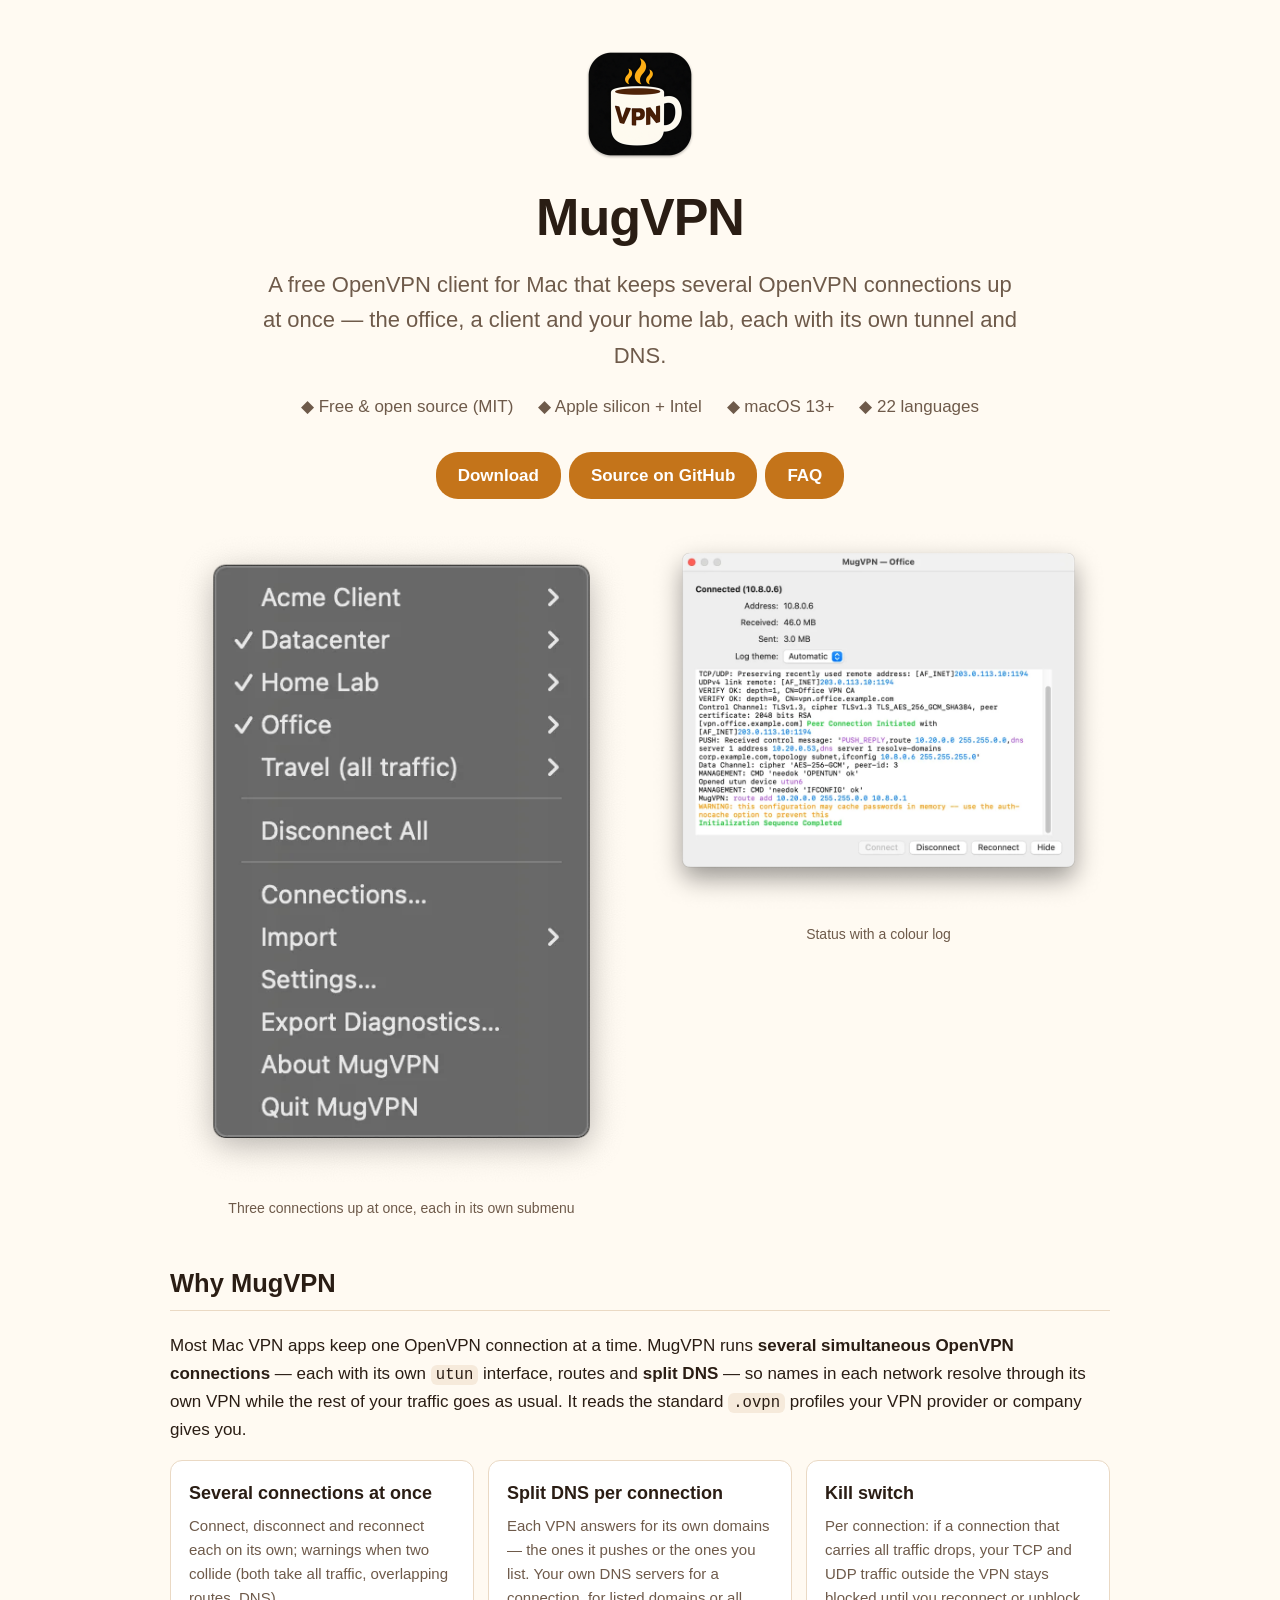
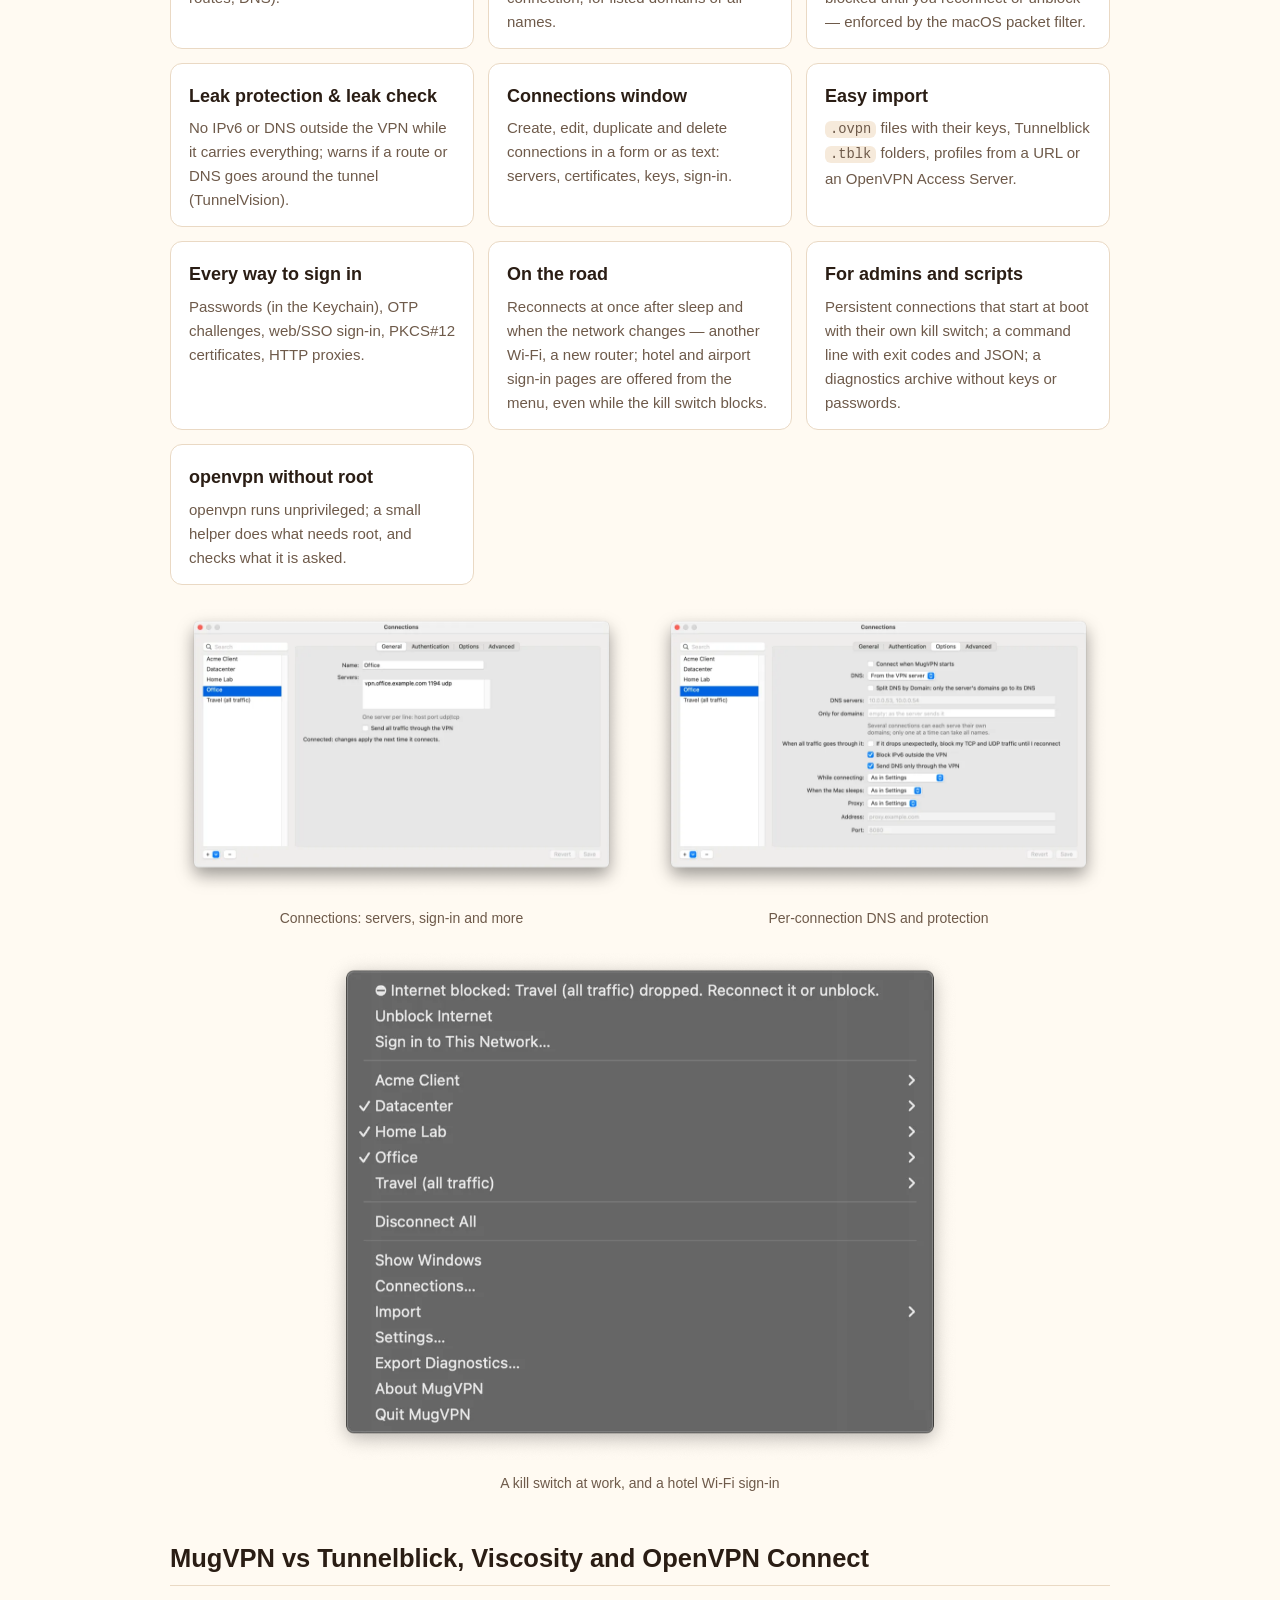
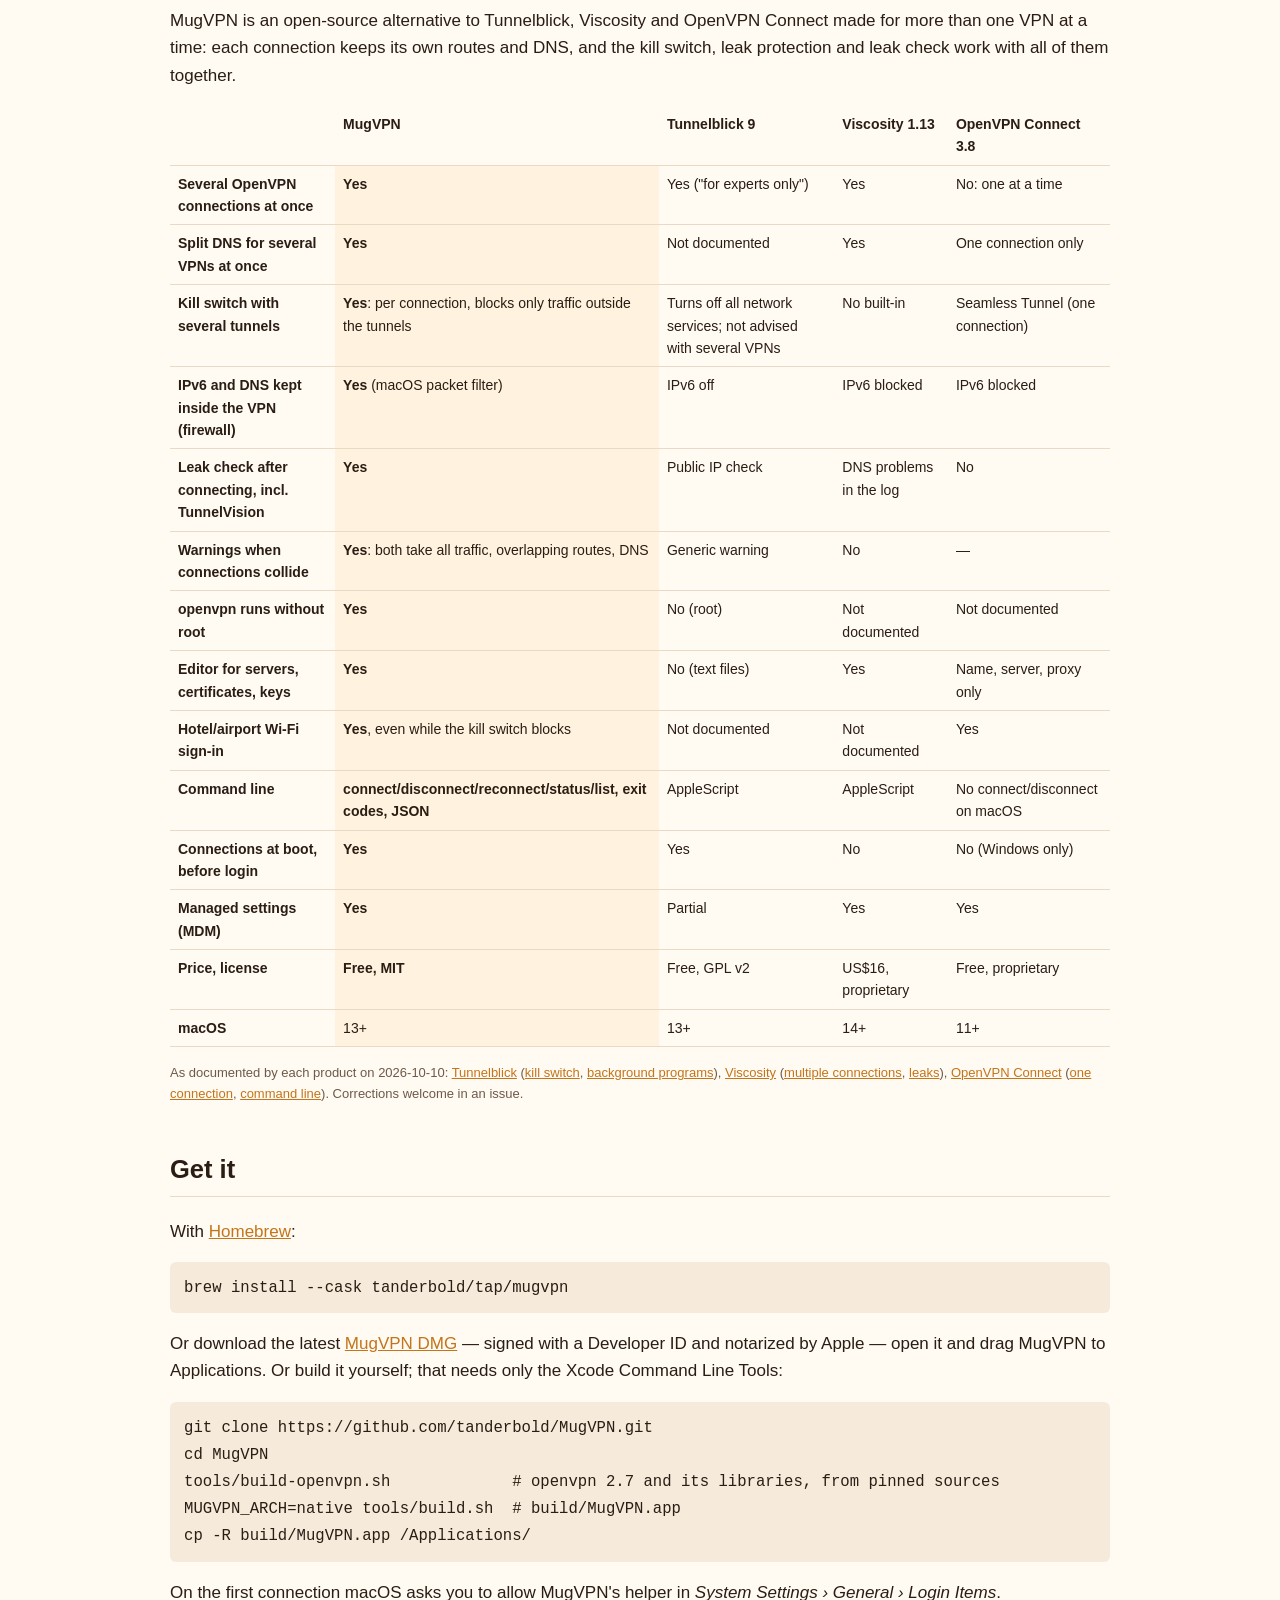
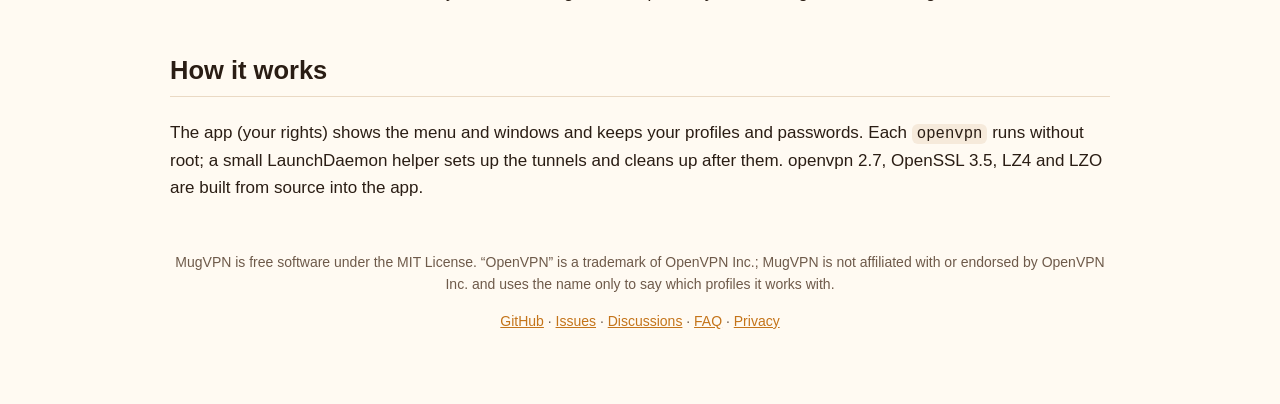
<file: docs/index.html>
<!doctype html>
<html lang="en">
<head>
<meta charset="utf-8">
<meta name="viewport" content="width=device-width, initial-scale=1">
<title>MugVPN — several OpenVPN connections at once on macOS</title>
<meta name="description" content="MugVPN is a free, open-source macOS menu-bar client for OpenVPN profiles that keeps several VPN connections up at the same time, each with its own split DNS. Kill switch, leak protection, Tunnelblick import. Apple silicon and Intel.">
<meta name="keywords" content="OpenVPN client for Mac, multiple VPN connections macOS, simultaneous VPN connections Mac, split DNS VPN macOS, Tunnelblick alternative, Viscosity alternative, OpenVPN Connect alternative, ovpn Mac, VPN kill switch Mac, open source VPN client macOS">
<meta name="robots" content="index, follow, max-image-preview:large">
<meta name="theme-color" content="#17110d">
<meta property="og:type" content="website">
<meta property="og:site_name" content="MugVPN">
<meta property="og:title" content="MugVPN — several OpenVPN connections at once on macOS">
<meta property="og:description" content="A free, open-source macOS menu-bar client for OpenVPN profiles: several connections at once, split DNS per connection, kill switch, leak checks.">
<meta property="og:image" content="https://tanderbold.github.io/MugVPN/social-preview.png">
<meta property="og:image:width" content="1280">
<meta property="og:image:height" content="640">
<meta property="og:url" content="https://tanderbold.github.io/MugVPN/">
<meta name="twitter:card" content="summary_large_image">
<meta name="twitter:title" content="MugVPN — several OpenVPN connections at once on macOS">
<meta name="twitter:description" content="Free, open-source macOS menu-bar client for OpenVPN profiles. Several connections at once, split DNS, kill switch.">
<meta name="twitter:image" content="https://tanderbold.github.io/MugVPN/social-preview.png">
<meta property="og:image:alt" content="MugVPN — several OpenVPN connections at once on macOS">
<meta name="twitter:image:alt" content="MugVPN — several OpenVPN connections at once on macOS">
<link rel="icon" type="image/png" sizes="32x32" href="favicon-32.png">
<link rel="apple-touch-icon" sizes="180x180" href="apple-touch-icon.png">
<link rel="canonical" href="https://tanderbold.github.io/MugVPN/">
<link rel="alternate" type="text/plain" title="LLM summary" href="llms.txt">
<script type="application/ld+json">
{
  "@context": "https://schema.org",
  "@type": "SoftwareApplication",
  "name": "MugVPN",
  "alternateName": "MugVPN for Mac",
  "operatingSystem": "macOS 13 or later",
  "applicationCategory": "UtilitiesApplication",
  "applicationSubCategory": "VPN client",
  "description": "A free, open-source macOS menu-bar client for OpenVPN profiles that keeps several VPN connections up at the same time, each with its own routes and split DNS. Kill switch, leak protection and leak checks, Tunnelblick and Access Server import, 22 languages.",
  "featureList": [
    "Several OpenVPN connections at the same time",
    "Split DNS per connection",
    "Kill switch and leak protection (IPv6, DNS) with the macOS packet filter",
    "Leak check after connecting (default route, rogue routes, DNS)",
    "Create and edit connections in a window, or as text",
    "Import .ovpn, Tunnelblick .tblk, URL and OpenVPN Access Server profiles",
    "openvpn runs without root",
    "Passwords in the macOS Keychain",
    "Persistent connections at boot",
    "Captive portal (hotel, airport Wi-Fi) sign-in",
    "Command line with exit codes and JSON",
    "Diagnostics archive without keys or passwords"
  ],
  "offers": { "@type": "Offer", "price": "0", "priceCurrency": "USD" },
  "softwareVersion": "0.3.0",
  "downloadUrl": "https://github.com/tanderbold/MugVPN/releases/latest",
  "installUrl": "https://github.com/tanderbold/MugVPN/releases/latest",
  "author": {"@type": "Person", "name": "tanderbold", "url": "https://github.com/tanderbold"},
  "isAccessibleForFree": true,
  "license": "https://opensource.org/licenses/MIT",
  "url": "https://tanderbold.github.io/MugVPN/",
  "codeRepository": "https://github.com/tanderbold/MugVPN",
  "programmingLanguage": "Swift",
  "image": "https://tanderbold.github.io/MugVPN/social-preview.png",
  "screenshot": [
    "https://tanderbold.github.io/MugVPN/screenshots/menu.png",
    "https://tanderbold.github.io/MugVPN/screenshots/status.png",
    "https://tanderbold.github.io/MugVPN/screenshots/connections-general.png",
    "https://tanderbold.github.io/MugVPN/screenshots/connections-options.png",
    "https://tanderbold.github.io/MugVPN/screenshots/connections-auth.png",
    "https://tanderbold.github.io/MugVPN/screenshots/status-dark.png",
    "https://tanderbold.github.io/MugVPN/screenshots/menu-protection.png"
  ],
  "sameAs": ["https://github.com/tanderbold/MugVPN"]
}
</script>
<link rel="stylesheet" href="style.css">
</head>
<body>
<main>
  <img class="appicon" src="icon-256.png" alt="MugVPN app icon: a steaming mug with VPN written on it" width="128" height="128">
  <h1>MugVPN</h1>
  <p class="tagline">A free OpenVPN client for Mac that keeps several OpenVPN connections up at once — the office, a client and your home lab, each with its own tunnel and DNS.</p>
  <p class="badges">
    <span>◆ Free &amp; open source (MIT)</span>
    <span>◆ Apple silicon + Intel</span>
    <span>◆ macOS 13+</span>
    <span>◆ 22 languages</span>
  </p>
  <p class="cta"><a href="https://github.com/tanderbold/MugVPN/releases/latest">Download</a><a href="https://github.com/tanderbold/MugVPN">Source on GitHub</a><a href="faq.html">FAQ</a></p>

  <div class="shots">
    <figure><picture><source srcset="screenshots/web/menu.webp" type="image/webp"><img src="screenshots/menu.png" alt="The MugVPN menu with three VPN connections up at once" width="480" height="684"></picture><figcaption>Three connections up at once, each in its own submenu</figcaption></figure>
    <figure><picture><source srcset="screenshots/web/status.webp" type="image/webp"><img src="screenshots/status.png" alt="Status window with address, traffic and a coloured openvpn log" width="1000" height="832"></picture><figcaption>Status with a colour log</figcaption></figure>
  </div>

  <h2>Why MugVPN</h2>
  <p>Most Mac VPN apps keep one OpenVPN connection at a time. MugVPN runs <strong>several simultaneous OpenVPN connections</strong> — each with its own <code>utun</code> interface, routes and <strong>split DNS</strong> — so names in each network resolve through its own VPN while the rest of your traffic goes as usual. It reads the standard <code>.ovpn</code> profiles your VPN provider or company gives you.</p>

  <div class="grid">
    <div class="card"><h3>Several connections at once</h3><p>Connect, disconnect and reconnect each on its own; warnings when two collide (both take all traffic, overlapping routes, DNS).</p></div>
    <div class="card"><h3>Split DNS per connection</h3><p>Each VPN answers for its own domains — the ones it pushes or the ones you list. Your own DNS servers for a connection, for listed domains or all names.</p></div>
    <div class="card"><h3>Kill switch</h3><p>Per connection: if a connection that carries all traffic drops, your TCP and UDP traffic outside the VPN stays blocked until you reconnect or unblock — enforced by the macOS packet filter.</p></div>
    <div class="card"><h3>Leak protection &amp; leak check</h3><p>No IPv6 or DNS outside the VPN while it carries everything; warns if a route or DNS goes around the tunnel (TunnelVision).</p></div>
    <div class="card"><h3>Connections window</h3><p>Create, edit, duplicate and delete connections in a form or as text: servers, certificates, keys, sign-in.</p></div>
    <div class="card"><h3>Easy import</h3><p><code>.ovpn</code> files with their keys, Tunnelblick <code>.tblk</code> folders, profiles from a URL or an OpenVPN Access Server.</p></div>
    <div class="card"><h3>Every way to sign in</h3><p>Passwords (in the Keychain), OTP challenges, web/SSO sign-in, PKCS#12 certificates, HTTP proxies.</p></div>
    <div class="card"><h3>On the road</h3><p>Reconnects at once after sleep and when the network changes — another Wi-Fi, a new router; hotel and airport sign-in pages are offered from the menu, even while the kill switch blocks.</p></div>
    <div class="card"><h3>For admins and scripts</h3><p>Persistent connections that start at boot with their own kill switch; a command line with exit codes and JSON; a diagnostics archive without keys or passwords.</p></div>
    <div class="card"><h3>openvpn without root</h3><p>openvpn runs unprivileged; a small helper does what needs root, and checks what it is asked.</p></div>
  </div>

  <div class="shots">
    <figure><picture><source srcset="screenshots/web/connections-general.webp" type="image/webp"><img src="screenshots/connections-general.png" alt="The Connections window, General tab" width="1000" height="634" loading="lazy"></picture><figcaption>Connections: servers, sign-in and more</figcaption></figure>
    <figure><picture><source srcset="screenshots/web/connections-options.webp" type="image/webp"><img src="screenshots/connections-options.png" alt="Options tab with DNS mode, split DNS, kill switch and leak protection" width="1000" height="634" loading="lazy"></picture><figcaption>Per-connection DNS and protection</figcaption></figure>
  </div>
  <div class="shots">
    <figure class="single"><picture><source srcset="screenshots/web/menu-protection.webp" type="image/webp"><img src="screenshots/menu-protection.png" alt="The menu after a kill switch fired: Internet blocked, Unblock Internet, Sign in to This Network" width="1000" height="804" loading="lazy"></picture><figcaption>A kill switch at work, and a hotel Wi-Fi sign-in</figcaption></figure>
  </div>

  <h2 id="compare">MugVPN vs Tunnelblick, Viscosity and OpenVPN Connect</h2>
  <p>MugVPN is an open-source alternative to Tunnelblick, Viscosity and OpenVPN Connect made for more than one VPN at a time: each connection keeps its own routes and DNS, and the kill switch, leak protection and leak check work with all of them together.</p>
  <div class="compare"><table>
<tr><th></th><th>MugVPN</th><th>Tunnelblick 9</th><th>Viscosity 1.13</th><th>OpenVPN Connect 3.8</th></tr>
<tr><th scope="row">Several OpenVPN connections at once</th><td><strong>Yes</strong></td><td>Yes ("for experts only")</td><td>Yes</td><td>No: one at a time</td></tr>
<tr><th scope="row">Split DNS for several VPNs at once</th><td><strong>Yes</strong></td><td>Not documented</td><td>Yes</td><td>One connection only</td></tr>
<tr><th scope="row">Kill switch with several tunnels</th><td><strong>Yes</strong>: per connection, blocks only traffic outside the tunnels</td><td>Turns off all network services; not advised with several VPNs</td><td>No built-in</td><td>Seamless Tunnel (one connection)</td></tr>
<tr><th scope="row">IPv6 and DNS kept inside the VPN (firewall)</th><td><strong>Yes</strong> (macOS packet filter)</td><td>IPv6 off</td><td>IPv6 blocked</td><td>IPv6 blocked</td></tr>
<tr><th scope="row">Leak check after connecting, incl. TunnelVision</th><td><strong>Yes</strong></td><td>Public IP check</td><td>DNS problems in the log</td><td>No</td></tr>
<tr><th scope="row">Warnings when connections collide</th><td><strong>Yes</strong>: both take all traffic, overlapping routes, DNS</td><td>Generic warning</td><td>No</td><td>—</td></tr>
<tr><th scope="row">openvpn runs without root</th><td><strong>Yes</strong></td><td>No (root)</td><td>Not documented</td><td>Not documented</td></tr>
<tr><th scope="row">Editor for servers, certificates, keys</th><td><strong>Yes</strong></td><td>No (text files)</td><td>Yes</td><td>Name, server, proxy only</td></tr>
<tr><th scope="row">Hotel/airport Wi-Fi sign-in</th><td><strong>Yes</strong>, even while the kill switch blocks</td><td>Not documented</td><td>Not documented</td><td>Yes</td></tr>
<tr><th scope="row">Command line</th><td><strong>connect/disconnect/reconnect/status/list, exit codes, JSON</strong></td><td>AppleScript</td><td>AppleScript</td><td>No connect/disconnect on macOS</td></tr>
<tr><th scope="row">Connections at boot, before login</th><td><strong>Yes</strong></td><td>Yes</td><td>No</td><td>No (Windows only)</td></tr>
<tr><th scope="row">Managed settings (MDM)</th><td><strong>Yes</strong></td><td>Partial</td><td>Yes</td><td>Yes</td></tr>
<tr><th scope="row">Price, license</th><td><strong>Free, MIT</strong></td><td>Free, GPL v2</td><td>US$16, proprietary</td><td>Free, proprietary</td></tr>
<tr><th scope="row">macOS</th><td>13+</td><td>13+</td><td>14+</td><td>11+</td></tr>
</table></div>
  <p class="sources">As documented by each product on 2026-10-10: <a href="https://tunnelblick.net/czUsing.html">Tunnelblick</a> (<a href="https://tunnelblick.net/cKillSwitch.html">kill switch</a>, <a href="https://tunnelblick.net/cBackgroundPrograms.html">background programs</a>), <a href="https://www.sparklabs.com/viscosity/">Viscosity</a> (<a href="https://www.sparklabs.com/support/kb/article/using-multiple-vpn-connections-simultaneously/">multiple connections</a>, <a href="https://www.sparklabs.com/support/kb/article/preventing-network-and-dns-traffic-leaks/">leaks</a>), <a href="https://openvpn.net/connect-docs/app-settings-macos.html">OpenVPN Connect</a> (<a href="https://openvpn.net/as-docs/faq-simultaneous-openvpn-server-connections.html">one connection</a>, <a href="https://openvpn.net/connect-docs/command-line-functionality-macos.html">command line</a>). Corrections welcome in an issue.</p>

  <h2 id="build">Get it</h2>
  <p>With <a href="https://brew.sh">Homebrew</a>:</p>
  <pre><code>brew install --cask tanderbold/tap/mugvpn</code></pre>
  <p>Or download the latest <a href="https://github.com/tanderbold/MugVPN/releases/latest">MugVPN DMG</a> — signed with a Developer ID and notarized by Apple — open it and drag MugVPN to Applications. Or build it yourself; that needs only the Xcode Command Line Tools:</p>
  <pre><code>git clone https://github.com/tanderbold/MugVPN.git
cd MugVPN
tools/build-openvpn.sh             # openvpn 2.7 and its libraries, from pinned sources
MUGVPN_ARCH=native tools/build.sh  # build/MugVPN.app
cp -R build/MugVPN.app /Applications/</code></pre>
  <p>On the first connection macOS asks you to allow MugVPN's helper in <em>System Settings › General › Login Items</em>.</p>

  <h2>How it works</h2>
  <p>The app (your rights) shows the menu and windows and keeps your profiles and passwords. Each <code>openvpn</code> runs without root; a small LaunchDaemon helper sets up the tunnels and cleans up after them. openvpn 2.7, OpenSSL 3.5, LZ4 and LZO are built from source into the app.</p>

  <footer>
    <p>MugVPN is free software under the MIT License. “OpenVPN” is a trademark of OpenVPN Inc.; MugVPN is not affiliated with or endorsed by OpenVPN Inc. and uses the name only to say which profiles it works with.</p>
    <p><a href="https://github.com/tanderbold/MugVPN">GitHub</a> · <a href="https://github.com/tanderbold/MugVPN/issues">Issues</a> · <a href="https://github.com/tanderbold/MugVPN/discussions">Discussions</a> · <a href="faq.html">FAQ</a> · <a href="privacy.html">Privacy</a></p>
  </footer>
</main>
</body>
</html>
</file>
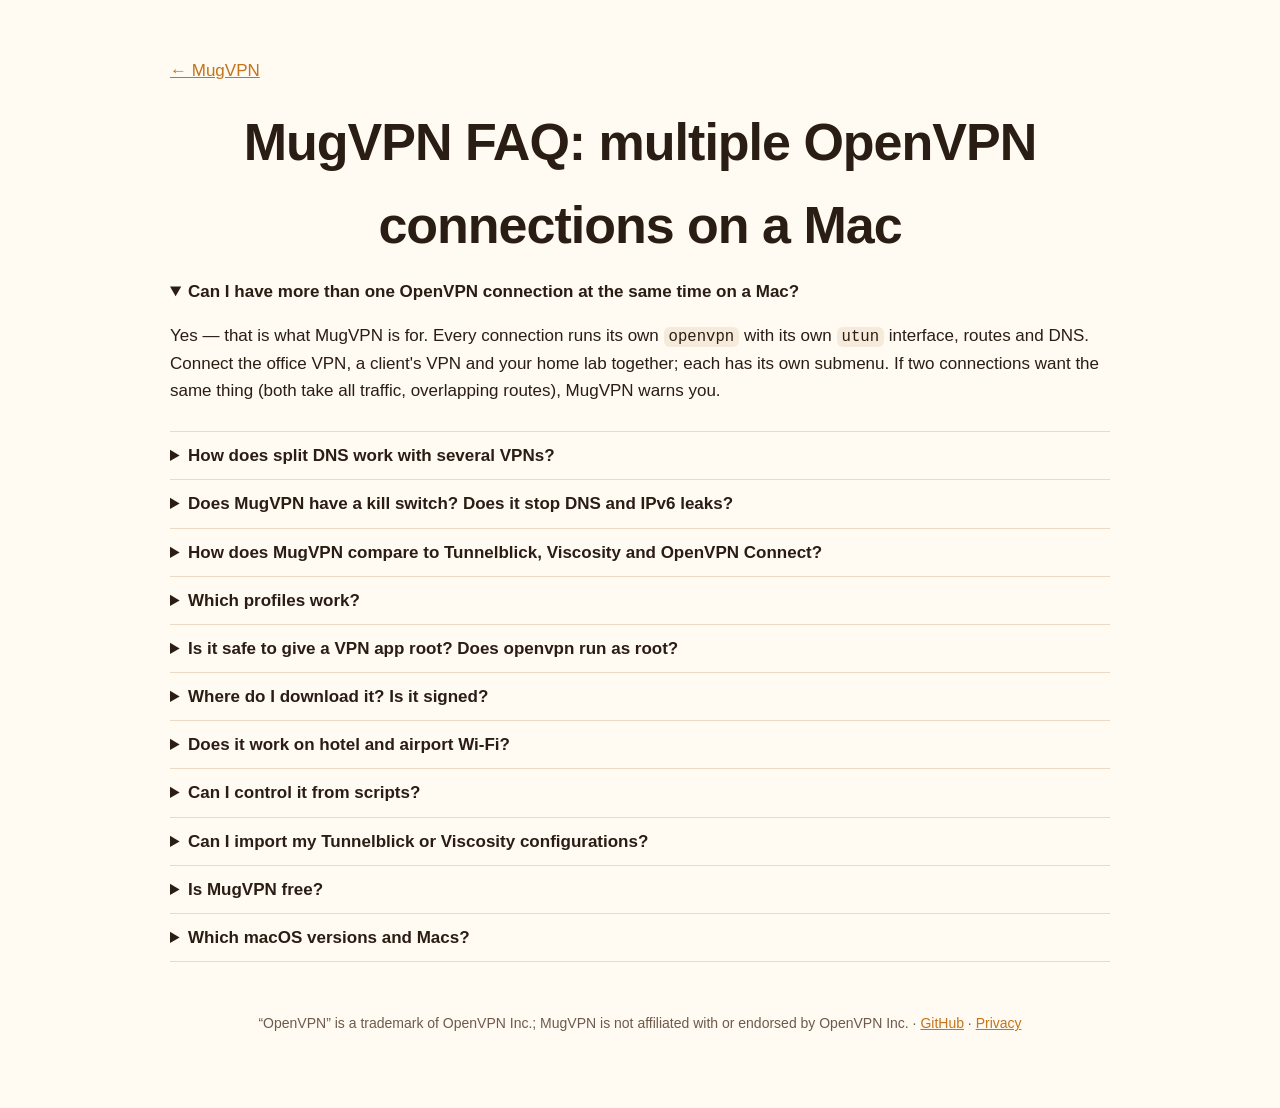
<file: docs/faq.html>
<!doctype html>
<html lang="en">
<head>
<meta charset="utf-8">
<meta name="viewport" content="width=device-width, initial-scale=1">
<title>MugVPN FAQ — multiple OpenVPN connections on a Mac</title>
<meta name="description" content="Questions about MugVPN, the free macOS client for several simultaneous OpenVPN connections: split DNS, kill switch, Tunnelblick import, how it compares to Tunnelblick, Viscosity and OpenVPN Connect.">
<meta name="robots" content="index, follow">
<meta property="og:title" content="MugVPN FAQ">
<meta property="og:description" content="Several OpenVPN connections at once on macOS: how MugVPN does it, split DNS, kill switch, import, security.">
<meta property="og:image" content="https://tanderbold.github.io/MugVPN/social-preview.png">
<meta property="og:url" content="https://tanderbold.github.io/MugVPN/faq.html">
<meta property="og:type" content="website">
<meta property="og:site_name" content="MugVPN">
<meta property="og:image:width" content="1280">
<meta property="og:image:height" content="640">
<meta property="og:image:alt" content="MugVPN — several OpenVPN connections at once on macOS">
<meta name="twitter:card" content="summary_large_image">
<meta name="twitter:title" content="MugVPN FAQ — multiple OpenVPN connections on a Mac">
<meta name="twitter:image" content="https://tanderbold.github.io/MugVPN/social-preview.png">
<meta name="twitter:image:alt" content="MugVPN — several OpenVPN connections at once on macOS">
<meta name="theme-color" content="#17110d">
<link rel="icon" type="image/png" sizes="32x32" href="favicon-32.png">
<link rel="apple-touch-icon" sizes="180x180" href="apple-touch-icon.png">
<link rel="alternate" type="text/plain" title="LLM summary" href="llms.txt">
<link rel="canonical" href="https://tanderbold.github.io/MugVPN/faq.html">
<script type="application/ld+json">
{
  "@context": "https://schema.org",
  "@type": "FAQPage",
  "mainEntity": [
    {
      "@type": "Question",
      "name": "Can I have more than one OpenVPN connection at the same time on a Mac?",
      "acceptedAnswer": {
        "@type": "Answer",
        "text": "Yes — that is what MugVPN is for. Every connection runs its own openvpn with its own utun interface, routes and DNS. Connect the office VPN, a client's VPN and your home lab together; each has its own submenu. If two connections want the same thing (both take all traffic, overlapping routes), MugVPN warns you."
      }
    },
    {
      "@type": "Question",
      "name": "How does split DNS work with several VPNs?",
      "acceptedAnswer": {
        "@type": "Answer",
        "text": "When a server names its domains (dns … resolve-domains, or with the per-connection switch also the old dhcp-option DOMAIN), only those names go to that VPN's DNS; everything else resolves as before. You can also send just the domains you list to the server's DNS (in place of any it pushes), or set a connection's own DNS servers for domains you list. Several connections can each answer for their own domains; only one can take all names: regardless of connection order, one whose server gives no domains gets them, and one whose server gives its domains keeps those."
      }
    },
    {
      "@type": "Question",
      "name": "Does MugVPN have a kill switch? Does it stop DNS and IPv6 leaks?",
      "acceptedAnswer": {
        "@type": "Answer",
        "text": "Yes. Per connection (switch it on in the connection's Options), a kill switch blocks your TCP and UDP traffic outside the VPN (with the macOS packet filter, PF) if a connection that carries all traffic drops unexpectedly, until you reconnect it or choose Unblock Internet in the menu (name lookups through the Mac's resolver still go out, so the VPN can find its server again; a persistent connection's kill switch blocks every other protocol too). While such a connection is up, IPv6 and DNS outside the VPN are blocked. After connecting, and on every network change, a leak check warns if the default route, a public network or DNS goes around the tunnel — including routes a rogue DHCP server pushes (TunnelVision)."
      }
    },
    {
      "@type": "Question",
      "name": "How does MugVPN compare to Tunnelblick, Viscosity and OpenVPN Connect?",
      "acceptedAnswer": {
        "@type": "Answer",
        "text": "OpenVPN Connect on macOS keeps one connection at a time. Tunnelblick and Viscosity can run several, but Tunnelblick documents no split DNS and advises against its kill switch with several VPNs, and Viscosity has no built-in kill switch. MugVPN is made for several at once: split DNS per connection, a kill switch per connection that blocks only traffic outside the tunnels, IPv6 and DNS kept inside the VPN, a leak check (TunnelVision included), warnings when connections collide, openvpn without root, a connection editor, captive-portal sign-in and a scriptable command line. It is free and open source (MIT) and imports Tunnelblick configurations. See the comparison table."
      }
    },
    {
      "@type": "Question",
      "name": "Which profiles work?",
      "acceptedAnswer": {
        "@type": "Answer",
        "text": "Standard OpenVPN 2.x client profiles (.ovpn, .conf), with inline or separate certificates and keys, tls-auth, tls-crypt, tls-crypt-v2, PKCS#12, passwords, OTP, web sign-in and proxies. For safety, options that would run programs or load code (up/down scripts, plug-ins) are refused, with the line that caused it. Your own scripts beside the profile (<name>_up.sh …) run as you."
      }
    },
    {
      "@type": "Question",
      "name": "Is it safe to give a VPN app root? Does openvpn run as root?",
      "acceptedAnswer": {
        "@type": "Answer",
        "text": "Something has to be root to create tunnels, routes and DNS — but not openvpn itself. In MugVPN each tunnel's openvpn runs unprivileged, and a small helper does what needs root after checking each request. Profiles are checked before they run."
      }
    },
    {
      "@type": "Question",
      "name": "Where do I download it? Is it signed?",
      "acceptedAnswer": {
        "@type": "Answer",
        "text": "With Homebrew: brew install --cask tanderbold/tap/mugvpn. Or from the latest release: a DMG signed with an Apple Developer ID and notarized by Apple, with its SHA-256 beside it. Open it, drag MugVPN to Applications, and allow its helper when macOS asks on the first connection. You can also build it from source."
      }
    },
    {
      "@type": "Question",
      "name": "Does it work on hotel and airport Wi-Fi?",
      "acceptedAnswer": {
        "@type": "Answer",
        "text": "Yes. When a network asks for a sign-in page first, MugVPN offers Sign in to This Network… in its menu; if the kill switch is blocking the Internet, the block is lifted for two minutes so the page can load (a persistent connection's block: by administrators only). When you move to another network, the tunnels reconnect at once."
      }
    },
    {
      "@type": "Question",
      "name": "Can I control it from scripts?",
      "acceptedAnswer": {
        "@type": "Answer",
        "text": "Yes: MugVPN --command connect|disconnect|reconnect|status|list answers once MugVPN has started it, with exit codes and JSON output; --wait waits until the connection is up (or down). See the README."
      }
    },
    {
      "@type": "Question",
      "name": "Can I import my Tunnelblick or Viscosity configurations?",
      "acceptedAnswer": {
        "@type": "Answer",
        "text": "Yes. Tunnelblick .tblk folders and standard .ovpn files (Viscosity exports them) import directly, with the keys and certificates they name; profiles from a URL or an OpenVPN Access Server too."
      }
    },
    {
      "@type": "Question",
      "name": "Is MugVPN free?",
      "acceptedAnswer": {
        "@type": "Answer",
        "text": "Yes. It is free and open source under the MIT License, with no account, no tracking and no paid tier."
      }
    },
    {
      "@type": "Question",
      "name": "Which macOS versions and Macs?",
      "acceptedAnswer": {
        "@type": "Answer",
        "text": "macOS 13 Ventura or later, on Apple silicon and Intel Macs. The interface is in 22 languages."
      }
    }
  ]
}
</script>
<link rel="stylesheet" href="style.css">
</head>
<body>
<main>
  <p><a href="./">← MugVPN</a></p>
  <h1>MugVPN FAQ: multiple OpenVPN connections on a Mac</h1>

  <details open><summary>Can I have more than one OpenVPN connection at the same time on a Mac?</summary>
  <p>Yes — that is what MugVPN is for. Every connection runs its own <code>openvpn</code> with its own <code>utun</code> interface, routes and DNS. Connect the office VPN, a client's VPN and your home lab together; each has its own submenu. If two connections want the same thing (both take all traffic, overlapping routes), MugVPN warns you.</p></details>

  <details><summary>How does split DNS work with several VPNs?</summary>
  <p>When a server names its domains (<code>dns … resolve-domains</code>, or with the per-connection switch also the old <code>dhcp-option DOMAIN</code>), only those names go to that VPN's DNS; everything else resolves as before. You can also send just the domains you list to the server's DNS (in place of any it pushes), or set a connection's own DNS servers for domains you list. Several connections can each answer for their own domains; only one can take all names: regardless of connection order, one whose server gives no domains gets them, and one whose server gives its domains keeps those.</p></details>

  <details><summary>Does MugVPN have a kill switch? Does it stop DNS and IPv6 leaks?</summary>
  <p>Yes. Per connection (switch it on in the connection's Options), a kill switch blocks your TCP and UDP traffic outside the VPN (with the macOS packet filter, PF) if a connection that carries all traffic drops unexpectedly, until you reconnect it or choose <em>Unblock Internet</em> in the menu (name lookups through the Mac's resolver still go out, so the VPN can find its server again; a persistent connection's kill switch blocks every other protocol too). While such a connection is up, IPv6 and DNS outside the VPN are blocked. After connecting, and on every network change, a leak check warns if the default route, a public network or DNS goes around the tunnel — including routes a rogue DHCP server pushes (TunnelVision).</p></details>

  <details><summary>How does MugVPN compare to Tunnelblick, Viscosity and OpenVPN Connect?</summary>
  <p>OpenVPN Connect on macOS keeps one connection at a time. Tunnelblick and Viscosity can run several, but Tunnelblick documents no split DNS and advises against its kill switch with several VPNs, and Viscosity has no built-in kill switch. MugVPN is made for several at once: split DNS per connection, a kill switch per connection that blocks only traffic outside the tunnels, IPv6 and DNS kept inside the VPN, a leak check (TunnelVision included), warnings when connections collide, openvpn without root, a connection editor, captive-portal sign-in and a scriptable command line. It is free and open source (MIT) and imports Tunnelblick configurations. See the <a href="./#compare">comparison table</a>.</p></details>

  <details><summary>Which profiles work?</summary>
  <p>Standard OpenVPN 2.x client profiles (<code>.ovpn</code>, <code>.conf</code>), with inline or separate certificates and keys, <code>tls-auth</code>, <code>tls-crypt</code>, <code>tls-crypt-v2</code>, PKCS#12, passwords, OTP, web sign-in and proxies. For safety, options that would run programs or load code (<code>up</code>/<code>down</code> scripts, plug-ins) are refused, with the line that caused it. Your own scripts beside the profile (<code>&lt;name&gt;_up.sh</code> …) run as you.</p></details>

  <details><summary>Is it safe to give a VPN app root? Does openvpn run as root?</summary>
  <p>Something has to be root to create tunnels, routes and DNS — but not openvpn itself. In MugVPN each tunnel's <code>openvpn</code> runs unprivileged, and a small helper does what needs root after checking each request. Profiles are checked before they run.</p></details>

  <details><summary>Where do I download it? Is it signed?</summary>
  <p>With Homebrew: <code>brew install --cask tanderbold/tap/mugvpn</code>. Or from the <a href="https://github.com/tanderbold/MugVPN/releases/latest">latest release</a>: a DMG signed with an Apple Developer ID and notarized by Apple, with its SHA-256 beside it. Open it, drag MugVPN to Applications, and allow its helper when macOS asks on the first connection. You can also <a href="./#build">build it from source</a>.</p></details>

  <details><summary>Does it work on hotel and airport Wi-Fi?</summary>
  <p>Yes. When a network asks for a sign-in page first, MugVPN offers <b>Sign in to This Network…</b> in its menu; if the kill switch is blocking the Internet, the block is lifted for two minutes so the page can load (a persistent connection's block: by administrators only). When you move to another network, the tunnels reconnect at once.</p></details>

  <details><summary>Can I control it from scripts?</summary>
  <p>Yes: <code>MugVPN --command connect|disconnect|reconnect|status|list</code> answers once MugVPN has started it, with exit codes and JSON output; <code>--wait</code> waits until the connection is up (or down). See the <a href="https://github.com/tanderbold/MugVPN#command-line">README</a>.</p></details>

  <details><summary>Can I import my Tunnelblick or Viscosity configurations?</summary>
  <p>Yes. Tunnelblick <code>.tblk</code> folders and standard <code>.ovpn</code> files (Viscosity exports them) import directly, with the keys and certificates they name; profiles from a URL or an OpenVPN Access Server too.</p></details>

  <details><summary>Is MugVPN free?</summary>
  <p>Yes. It is free and open source under the MIT License, with no account, no tracking and no paid tier.</p></details>

  <details><summary>Which macOS versions and Macs?</summary>
  <p>macOS 13 Ventura or later, on Apple silicon and Intel Macs. The interface is in 22 languages.</p></details>

  <footer><p>“OpenVPN” is a trademark of OpenVPN Inc.; MugVPN is not affiliated with or endorsed by OpenVPN Inc. · <a href="https://github.com/tanderbold/MugVPN">GitHub</a> · <a href="privacy.html">Privacy</a></p></footer>
</main>
</body>
</html>
</file>
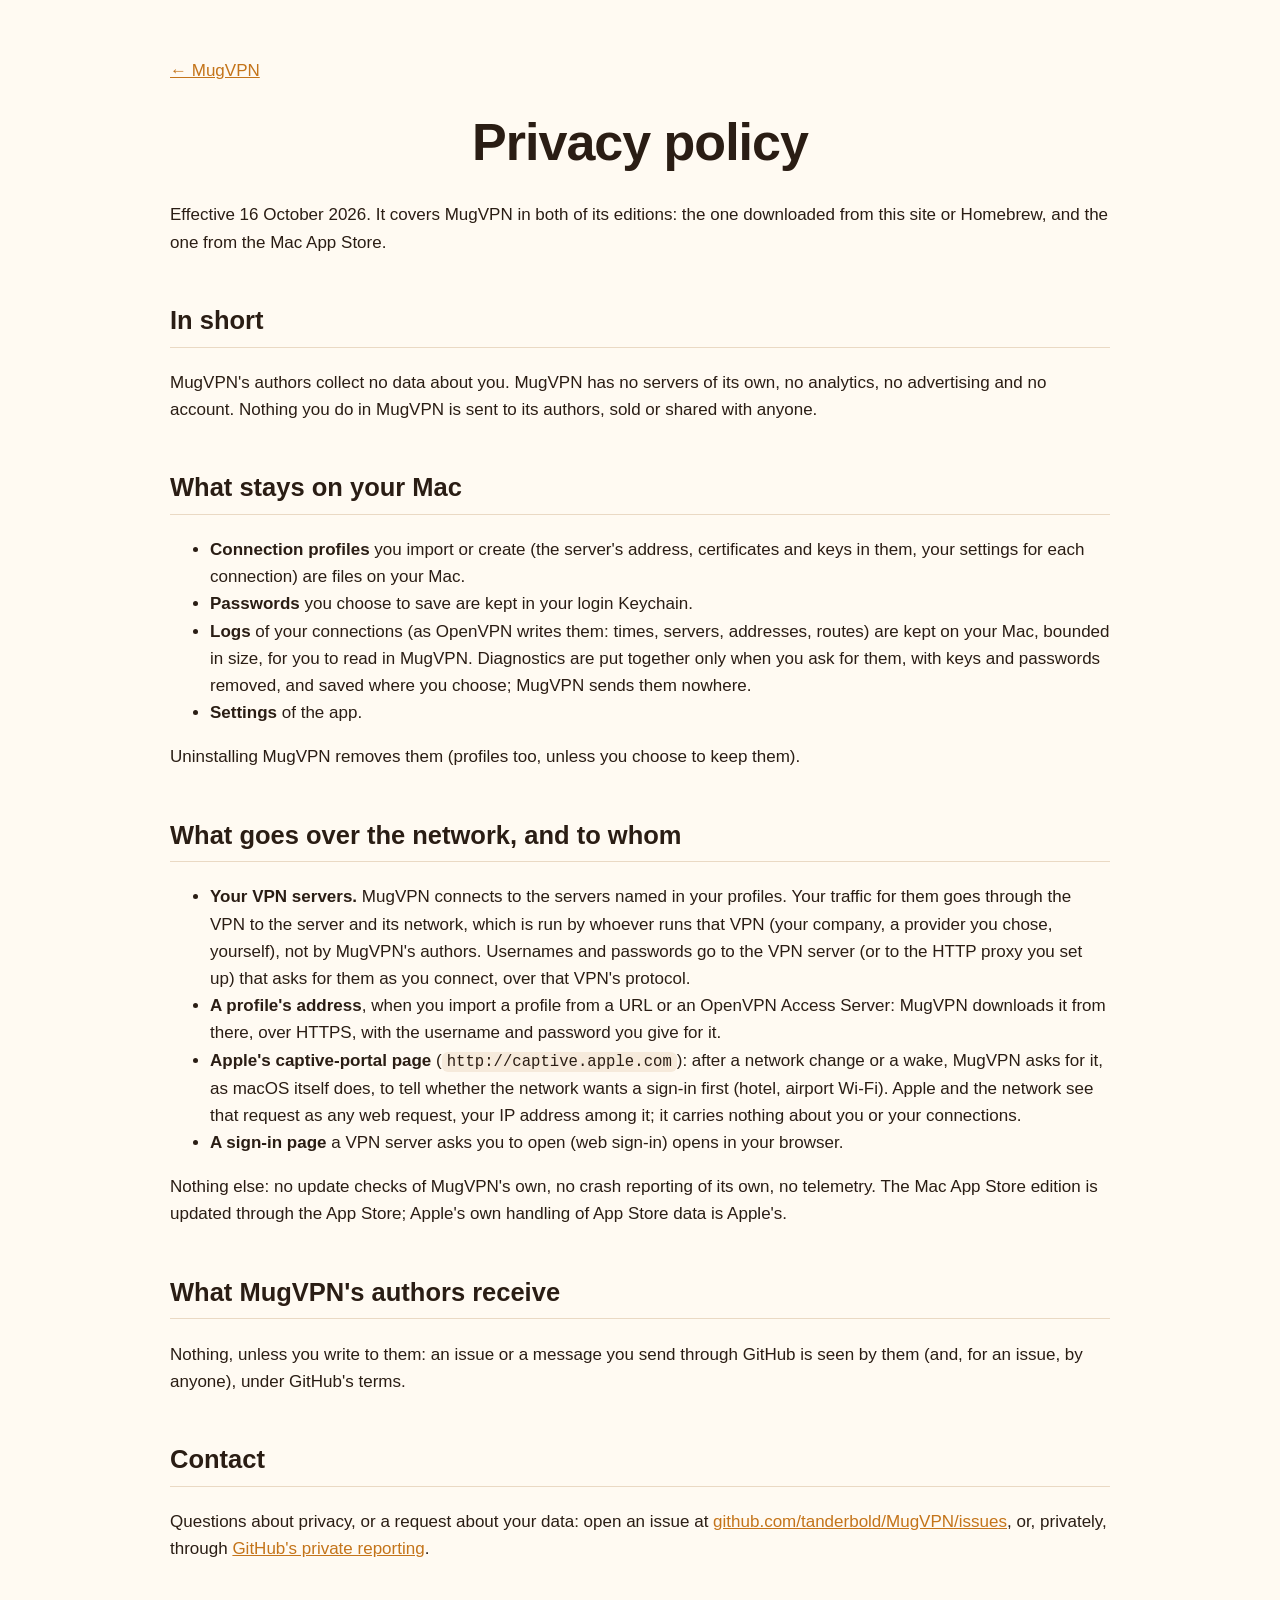
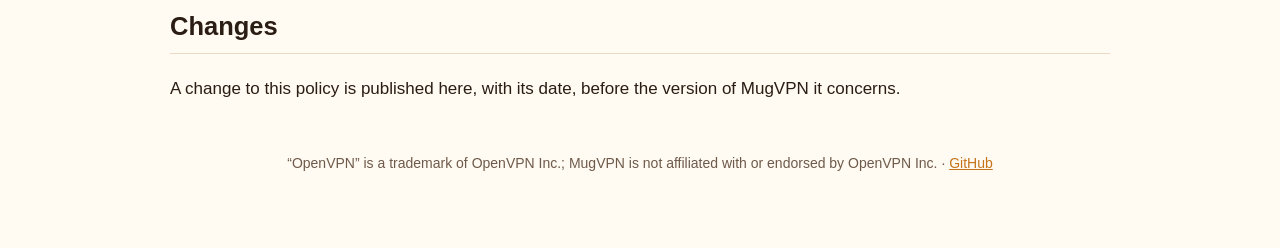
<file: docs/privacy.html>
<!doctype html>
<html lang="en">
<head>
<meta charset="utf-8">
<meta name="viewport" content="width=device-width, initial-scale=1">
<title>MugVPN privacy policy</title>
<meta name="description" content="What MugVPN does with your data: nothing is collected or sent to its authors; profiles and passwords stay on your Mac and go only to the VPN servers you set up.">
<meta name="robots" content="index, follow">
<meta name="theme-color" content="#17110d">
<link rel="icon" type="image/png" sizes="32x32" href="favicon-32.png">
<link rel="apple-touch-icon" sizes="180x180" href="apple-touch-icon.png">
<link rel="canonical" href="https://tanderbold.github.io/MugVPN/privacy.html">
<link rel="stylesheet" href="style.css">
</head>
<body>
<main>
  <p><a href="./">← MugVPN</a></p>
  <h1>Privacy policy</h1>
  <p>Effective 16 October 2026. It covers MugVPN in both of its editions: the one downloaded from this site or
  Homebrew, and the one from the Mac App Store.</p>

  <h2>In short</h2>
  <p>MugVPN's authors collect no data about you. MugVPN has no servers of its own, no analytics, no advertising and
  no account. Nothing you do in MugVPN is sent to its authors, sold or shared with anyone.</p>

  <h2>What stays on your Mac</h2>
  <ul>
    <li><strong>Connection profiles</strong> you import or create (the server's address, certificates and keys in
    them, your settings for each connection) are files on your Mac.</li>
    <li><strong>Passwords</strong> you choose to save are kept in your login Keychain.</li>
    <li><strong>Logs</strong> of your connections (as OpenVPN writes them: times, servers, addresses, routes) are
    kept on your Mac, bounded in size, for you to read in MugVPN. Diagnostics are put together only when you ask for
    them, with keys and passwords removed, and saved where you choose; MugVPN sends them nowhere.</li>
    <li><strong>Settings</strong> of the app.</li>
  </ul>
  <p>Uninstalling MugVPN removes them (profiles too, unless you choose to keep them).</p>

  <h2>What goes over the network, and to whom</h2>
  <ul>
    <li><strong>Your VPN servers.</strong> MugVPN connects to the servers named in your profiles. Your traffic for
    them goes through the VPN to the server and its network, which is run by whoever runs that VPN (your company, a
    provider you chose, yourself), not by MugVPN's authors. Usernames and passwords go to the VPN server (or to the
    HTTP proxy you set up) that asks for them as you connect, over that VPN's protocol.</li>
    <li><strong>A profile's address</strong>, when you import a profile from a URL or an OpenVPN Access Server: MugVPN
    downloads it from there, over HTTPS, with the username and password you give for it.</li>
    <li><strong>Apple's captive-portal page</strong> (<code>http://captive.apple.com</code>): after a network change
    or a wake, MugVPN asks for it, as macOS itself does, to tell whether the network wants a sign-in first (hotel,
    airport Wi-Fi). Apple and the network see that request as any web request, your IP address among it; it carries
    nothing about you or your connections.</li>
    <li><strong>A sign-in page</strong> a VPN server asks you to open (web sign-in) opens in your browser.</li>
  </ul>
  <p>Nothing else: no update checks of MugVPN's own, no crash reporting of its own, no telemetry. The Mac App Store
  edition is updated through the App Store; Apple's own handling of App Store data is Apple's.</p>

  <h2>What MugVPN's authors receive</h2>
  <p>Nothing, unless you write to them: an issue or a message you send through GitHub is seen by them (and, for an
  issue, by anyone), under GitHub's terms.</p>

  <h2>Contact</h2>
  <p>Questions about privacy, or a request about your data: open an issue at
  <a href="https://github.com/tanderbold/MugVPN/issues">github.com/tanderbold/MugVPN/issues</a>, or, privately,
  through <a href="https://github.com/tanderbold/MugVPN/security/advisories/new">GitHub's private reporting</a>.</p>

  <h2>Changes</h2>
  <p>A change to this policy is published here, with its date, before the version of MugVPN it concerns.</p>

  <footer><p>“OpenVPN” is a trademark of OpenVPN Inc.; MugVPN is not affiliated with or endorsed by OpenVPN Inc. · <a href="https://github.com/tanderbold/MugVPN">GitHub</a></p></footer>
</main>
</body>
</html>
</file>
<file: docs/style.css>
:root { --bg: #fffaf2; --fg: #2a1d14; --muted: #6e5a4a; --accent: #c4741a; --card: #ffffff; --line: #ead9c4; --code: #f6eadb; }
@media (prefers-color-scheme: dark) {
  :root { --bg: #17110d; --fg: #f7efe3; --muted: #bba792; --accent: #f6a623; --card: #211812; --line: #3a2b20; --code: #2b2018; }
}
* { box-sizing: border-box; }
body { margin: 0; background: var(--bg); color: var(--fg); font: 17px/1.6 -apple-system, BlinkMacSystemFont, "Segoe UI", Helvetica, Arial, sans-serif; }
main { max-width: 980px; margin: 0 auto; padding: 40px 20px 60px; }
a { color: var(--accent); }
.appicon { display: block; margin: 0 auto 8px; border-radius: 22%; }
h1 { text-align: center; font-size: 52px; margin: 8px 0 0; letter-spacing: -1px; }
.tagline { text-align: center; font-size: 22px; color: var(--muted); max-width: 760px; margin: 8px auto 18px; }
.badges { text-align: center; color: var(--muted); }
.badges span { display: inline-block; margin: 2px 10px; }
h2 { margin-top: 44px; border-bottom: 1px solid var(--line); padding-bottom: 6px; }
pre, code { background: var(--code); border-radius: 6px; }
pre { padding: 12px 14px; overflow-x: auto; }
code { padding: 1px 5px; font-size: 0.92em; }
pre code { padding: 0; }
.shots { display: flex; flex-wrap: wrap; gap: 14px; justify-content: center; margin: 20px 0; }
.shots figure { margin: 0; flex: 1 1 440px; max-width: 100%; text-align: center; }
.shots img { max-width: 100%; height: auto; border-radius: 10px; }
.shots figure.single { flex: 0 1 640px; }
.shots figcaption { color: var(--muted); font-size: 14px; }
.grid { display: grid; grid-template-columns: repeat(auto-fit, minmax(270px, 1fr)); gap: 14px; }
.card { background: var(--card); border: 1px solid var(--line); border-radius: 12px; padding: 14px 18px; }
.card h3 { margin: 4px 0 6px; font-size: 18px; }
.card p { margin: 0; color: var(--muted); font-size: 15px; }
.cta { text-align: center; margin: 26px 0; }
.cta a { display: inline-block; padding: 10px 22px; border-radius: 22px; background: var(--accent); color: #fff; text-decoration: none; font-weight: 600; margin: 4px; }
footer { color: var(--muted); font-size: 14px; text-align: center; margin-top: 50px; }
details { border-bottom: 1px solid var(--line); padding: 10px 0; }
summary { cursor: pointer; font-weight: 600; }

.compare { overflow-x: auto; margin: 16px 0; }
.compare table { border-collapse: collapse; width: 100%; font-size: 14px; }
.compare th, .compare td { border-bottom: 1px solid var(--line, rgba(127,127,127,.25)); padding: 7px 8px; text-align: left; vertical-align: top; }
.compare thead th, .compare tr:first-child th { font-weight: 600; }
.compare td:nth-child(2) { background: rgba(255, 166, 0, .08); }
.sources { color: var(--muted); font-size: 13px; }
</file>
